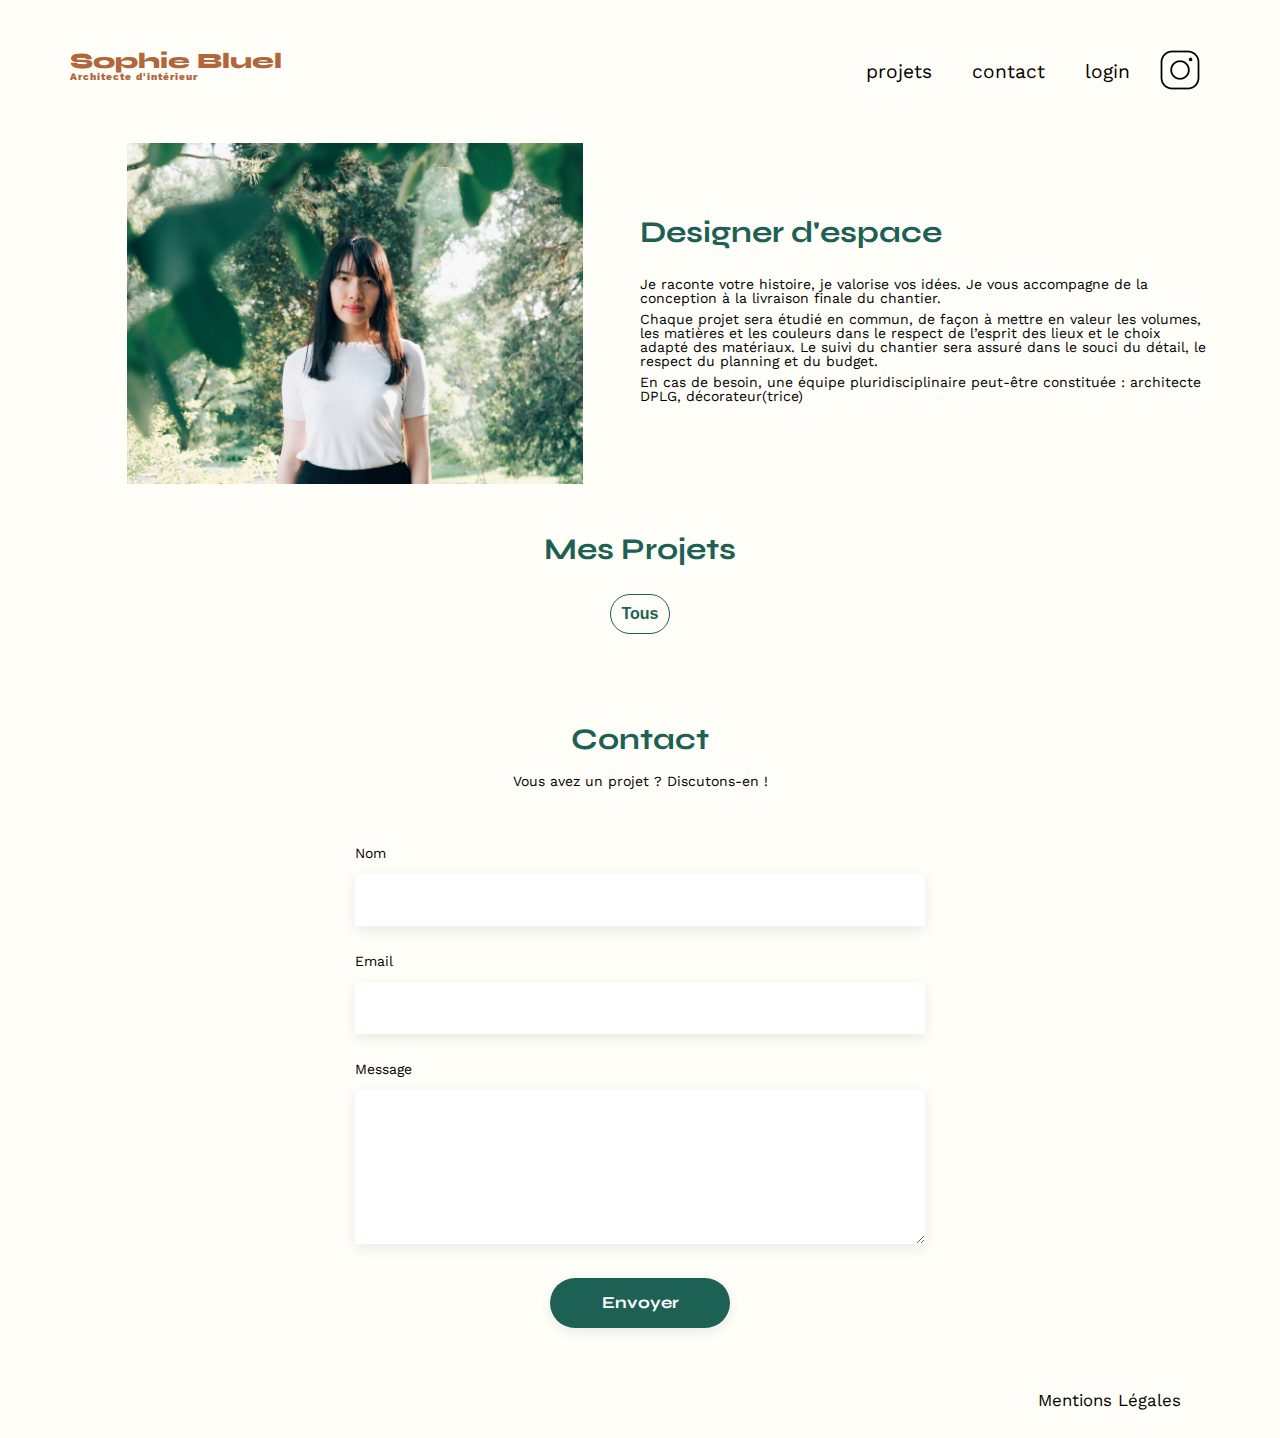
<file: FrontEnd/index.html>
<!DOCTYPE html>
<html lang="fr">
  <head>
    <meta charset="UTF-8" />
    <title>Sophie Bluel - Architecte d'intérieur</title>
    <meta name="viewport" content="width=device-width, initial-scale=1.0" />
    <link rel="preconnect" href="https://fonts.googleapis.com" />
    <link rel="preconnect" href="https://fonts.gstatic.com" crossorigin />
    <link
      href="https://fonts.googleapis.com/css2?family=Syne:wght@700;800&family=Work+Sans&display=swap"
      rel="stylesheet"
    />
    <meta name="description" content="" />
    <link rel="stylesheet" href="./assets/style.css" />
    <link
      rel="stylesheet"
      href="https://cdnjs.cloudflare.com/ajax/libs/font-awesome/6.2.1/css/all.min.css"
      integrity="sha512-MV7K8+y+gLIBoVD59lQIYicR65iaqukzvf/nwasF0nqhPay5w/9lJmVM2hMDcnK1OnMGCdVK+iQrJ7lzPJQd1w=="
      crossorigin="anonymous"
      referrerpolicy="no-referrer"
    />
  </head>
  <body>
    <header>
      <h1>Sophie Bluel <span>Architecte d'intérieur</span></h1>
      <nav>
        <ul>
          <li><a href="#portfolio">projets</a></li>
          <li><a href="#contact">contact</a></li>
          <li id="login-nav-btn">
            <a href="#">login</a>
          </li>
          <li id="logout-nav-btn"><a href="">logout</a></li>
          <li><img src="./assets/icons/instagram.png" alt="Instagram" /></li>
        </ul>
      </nav>
    </header>
    <main>
      <section id="introduction">
        <figure>
          <img src="./assets/images/sophie-bluel.png" alt="" />
        </figure>
        <article>
          <h2>Designer d'espace</h2>
          <p>
            Je raconte votre histoire, je valorise vos idées. Je vous accompagne
            de la conception à la livraison finale du chantier.
          </p>
          <p>
            Chaque projet sera étudié en commun, de façon à mettre en valeur les
            volumes, les matières et les couleurs dans le respect de l’esprit
            des lieux et le choix adapté des matériaux. Le suivi du chantier
            sera assuré dans le souci du détail, le respect du planning et du
            budget.
          </p>
          <p>
            En cas de besoin, une équipe pluridisciplinaire peut-être constituée
            : architecte DPLG, décorateur(trice)
          </p>
        </article>
      </section>
      <!-- Works -->
      <section id="portfolio">
        <div id="work-title-and-edit-btn">
          <h2>Mes Projets</h2>
          <div id="editWorks"></div>
        </div>
        <div id="filters"></div>
        <div id="gallery"></div>
      </section>
      <!-- Modal -->
      <section id="modal">
        <div class="first-modal modal-content">
          <span class="close">&times;</span>
          <div class="display-margin">
            <h2>Galerie photo</h2>
            <div id="modal-works"></div>
            <hr />
            <button id="add-photo-btn">Ajouter une photo</button>
          </div>
        </div>
        <!-- second modal -->
        <div class="add-work-modal modal-content">
          <i class="fa-solid fa-arrow-left back-arrow"></i>
          <span class="close">&times;</span>
          <div class="display-margin">
            <h2>Ajout photo</h2>
            <form id="work-form" method="post">
              <div class="photo-upload">
                <label for="file-input" class="file-input">
                  <i class="fa-regular fa-image"></i>
                  <div class="upload-button">+ Ajouter photo</div>
                  <div class="file-info">jpg, png : 4mo max</div>
                </label>
                <input
                  id="file-input"
                  type="file"
                  accept=".jpg, .jpeg, .png"
                  hidden
                />
              </div>
              <label for="title">Titre</label>
              <input type="text" name="title" id="title" />
              <label for="category-select">Catégorie</label>
              <select name="category" id="category-select"></select>
              <hr />
              <input type="submit" value="Valider" />
            </form>
          </div>
        </div>
      </section>

      <section id="contact">
        <h2>Contact</h2>
        <p>Vous avez un projet ? Discutons-en !</p>
        <form action="#" method="post">
          <label for="name">Nom</label>
          <input type="text" name="name" id="name" />
          <label for="email">Email</label>
          <input type="email" name="email" id="email" />
          <label for="message">Message</label>
          <textarea name="message" id="message" cols="30" rows="10"></textarea>
          <input type="submit" value="Envoyer" />
        </form>
      </section>
    </main>

    <footer>
      <nav>
        <ul>
          <li>Mentions Légales</li>
        </ul>
      </nav>
    </footer>
    <script type="module" src="script.js"></script>
  </body>
</html>
</file>
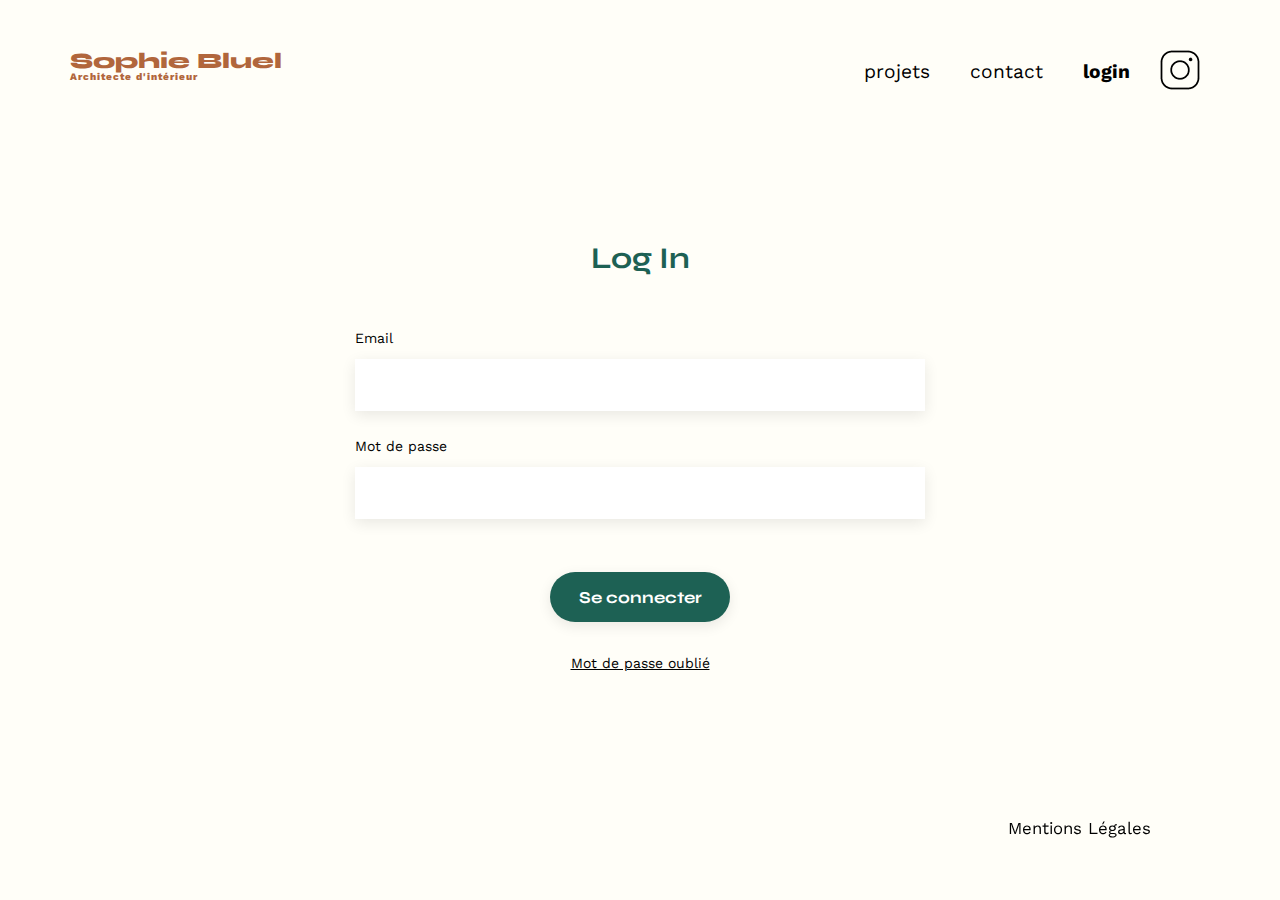
<file: FrontEnd/login.html>
<!DOCTYPE html>
<html lang="fr">
  <head>
    <meta charset="UTF-8" />
    <title>Sophie Bluel - Architecte d'intérieur</title>
    <meta name="viewport" content="width=device-width, initial-scale=1.0" />
    <link rel="preconnect" href="https://fonts.googleapis.com" />
    <link rel="preconnect" href="https://fonts.gstatic.com" crossorigin />
    <link
      href="https://fonts.googleapis.com/css2?family=Syne:wght@700;800&family=Work+Sans&display=swap"
      rel="stylesheet"
    />
    <meta name="description" content="" />
    <link rel="stylesheet" href="./assets/style.css" />
    <link rel="stylesheet" href="./assets/login.css" />
  </head>
  <body>
    <header>
      <h1>Sophie Bluel <span>Architecte d'intérieur</span></h1>
      <nav>
        <ul>
          <li><a href="index.html#portfolio">projets</a></li>
          <li><a href="index.html#contact">contact</a></li>
          <li class="login-nav-btn">
            <a href="http://127.0.0.1:5500/login.html">login</a>
          </li>
          <li><img src="./assets/icons/instagram.png" alt="Instagram" /></li>
        </ul>
      </nav>
    </header>
    <main>
      <section id="login-form">
        <h2 class="">Log In</h2>
        <form action="#" method="post">
          <label for="email">Email</label>
          <input type="email" name="email" id="email" />
          <label for="password">Mot de passe</label>
          <input type="password" name="password" id="password" />
          <div id="error-message"></div>
          <input type="submit" value="Se connecter" />
        </form>
        <p id="forgot-password">Mot de passe oublié</p>
      </section>
    </main>

    <footer>
      <nav>
        <ul>
          <li>Mentions Légales</li>
        </ul>
      </nav>
    </footer>
  </body>
</html>
<script type="module" src="login.js"></script>
</file>
<file: FrontEnd/assets/login.css>
nav {
    margin-bottom: 100px;
}

.login-nav-btn {
    font-weight: bold;
}

#forgot-password {
    text-decoration: underline;
}

#login-form {
	width: 50%;
	margin: auto;
}

#login-form > * {
	text-align: center;
}

#login-form h2{
	margin-bottom: 20px;
}

#login-form form {
	text-align: left;
	margin-top:30px;
	display: flex;
	flex-direction: column;
}

#login-form input {
	height: 50px;
	font-size: 1.2em;
	border: none;
	box-shadow: 0px 4px 14px rgba(0, 0, 0, 0.09);
}

#login-form label {
	margin: 2em 0 1em 0;
}

#error-message {
    margin-top: 20px;
    color: red;
}

#login-form input[type="submit"] {
    cursor: pointer;
}

footer {
    position: fixed;
    bottom: 0;
    left: 50%;
    transform: translateX(-50%);
    width: 100%;
    max-width: 1440px;
    height: 100px;
}
</file>
<file: FrontEnd/assets/style.css>
/* http://meyerweb.com/eric/tools/css/reset/
   v2.0 | 20110126
   License: none (public domain)
*/

html, body, div, span, applet, object, iframe,
h1, h2, h3, h4, h5, h6, p, blockquote, pre,
a, abbr, acronym, address, big, cite, code,
del, dfn, em, img, ins, kbd, q, s, samp,
small, strike, strong, sub, sup, tt, var,
b, u, i, center,
dl, dt, dd, ol, ul, li,
fieldset, form, label, legend,
table, caption, tbody, tfoot, thead, tr, th, td,
article, aside, canvas, details, embed,
figure, figcaption, footer, header, hgroup,
menu, nav, output, ruby, section, summary,
time, mark, audio, video {
	margin: 0;
	padding: 0;
	border: 0;
	font-size: 100%;
	font: inherit;
	vertical-align: baseline;
}
/* HTML5 display-role reset for older browsers */
article, aside, details, figcaption, figure,
footer, header, hgroup, menu, nav, section {
	display: block;
}
body {
	line-height: 1;
	background-color: #FFFEF8;
}
ol, ul {
	list-style: none;
}
blockquote, q {
	quotes: none;
}
blockquote:before, blockquote:after,
q:before, q:after {
	content: '';
	content: none;
}
table {
	border-collapse: collapse;
	border-spacing: 0;
}

/** end reset css**/
body {
	max-width: 1140px;
	margin:auto;
	font-family: 'Work Sans' ;
	font-size: 14px;
}

header {
	display: flex;
	justify-content: space-between;
	margin: 50px 0
}

section {
	margin: 50px 0
}

h1{
	display: flex;
	flex-direction: column;
	font-family: 'Syne';
	font-size: 22px;
	font-weight: 800;
	color: #B1663C
}

h1 > span {
	font-family: 'Work Sans';
	font-size:10px;
	letter-spacing: 0.1em;
}

h2{
	font-family: 'Syne';
	font-weight: 700;
	font-size: 30px;
	color: #1D6154
}

/***************** Edition Banner *****************/

#edition-banner {
	display: flex;
	justify-content: center;
	color: white;
	background-color: black;
	align-items: center;
	height: 50px;
	position: absolute;
    top: 0;
    left: 0;
    width: 100vw;
}

/***************** Nav *****************/

nav ul {
	display: flex;
	align-items: center;
	list-style-type: none;
}

nav li {
	padding: 0 10px;
	font-size: 1.2em;
}

nav li a {
	padding: 0 10px;
	font-size: 1.2rem;
    text-decoration: none;
    color: black;
}

.hide-nav-btn {
    display: none;
}

li a:hover {
	color: #B1663C;
}

/***************** Introduction *****************/

#introduction {
	display: flex;
	align-items: center;
}

#introduction figure {
	flex: 1
}

#introduction img {
	display: block;
	margin: auto;
	width: 80%;
}

#introduction article {
	flex: 1
}
#introduction h2 {
	margin-bottom: 1em;
}

#introduction p {
	margin-bottom: 0.5em;
}

/***************** Works *****************/

#portfolio h2 {
	text-align: center;
	margin-bottom: 1em;
}

#work-title-and-edit-btn {
   display: flex;
   justify-content: center;
}

#editWorks {
    position: absolute;
    margin-left: 20rem;
    margin-top: 10px;
    cursor: pointer;
}

#editWorks i {
    margin-right: 5px;
}

/***************** Filters *****************/

#filters {
	display: flex;
	justify-content: center;
	gap: 10px;
	margin-bottom: 40px;
}

#filters button {
	color: #1D6154;
	background-color: #FFFEF8;
	border: solid 1px #1D6154;
	border-radius: 60px;
	font-size: 16px;
	font-weight: 700;
	padding: 10px;
	cursor: pointer;
}

#filters button:focus {
	background-color: #1D6154;
	color: white;
}

/***************** Gallery *****************/

#gallery {
	width: 100%;
	display: grid;
	grid-template-columns: 1fr 1fr 1fr;
	grid-column-gap: 20px;
	grid-row-gap: 20px;
}

#gallery figure {
    display: flex;
	flex-direction: column;
    justify-content: center;
	gap: 5px;
    width: 100%;
    height: 500px;
}

#gallery img {
    width: 100%;
    height: 100%;
    object-fit: cover;
}

/***************** Contact *****************/

#contact {
	width: 50%;
	margin: auto;
}

#contact > * {
	text-align: center;
}

#contact h2{
	margin-bottom: 20px;
}

form {
	margin-top:30px;
	display: flex;
	flex-direction: column;
}

input, select {
	height: 50px;
	font-size: 1.2em;
	border: none;
	box-shadow: 0px 4px 14px rgba(0, 0, 0, 0.09);

}

label {
    text-align: left;
	margin: 2em 0 1em 0;
}

textarea {
	border: none;
	box-shadow: 0px 4px 14px rgba(0, 0, 0, 0.09);
}

input[type="submit"]{
	font-family: 'Syne';
	font-weight: 700;
	color: white;
	background-color: #1D6154;
	margin : 2em auto ;
	width: 180px;
	text-align: center;
	border-radius: 60px ;
	cursor: pointer;
}

/***************** Modal *****************/
#modal {
    display: none; 
    position: fixed; 
    z-index: 1; 
    left: 0;
    top: 0;
    width: 100%;
    height: 100%;
    overflow: auto; 
    background-color: rgb(0,0,0); 
    background-color: rgba(0,0,0,0.4); 
    margin: 0;
}

.modal-content {
    background-color: #fefefe;
    margin: 8% auto; 
    padding: 30px 70px;
    border-radius: 10px;
    width: 30%;
}

.modal-content h2 {
    color: black;
    margin-bottom: 50px;
}

#modal-works {
    display: flex;
    flex-wrap: wrap;
    justify-content: start;
    gap: 10px;
}

#modal-works figure {
    width: calc(20% - 8px);
	height: 130px;
}


#modal-works figure img {
    width: 100%;
	height: 100%;
    margin-bottom: 20px;
	object-fit: cover;
}

.display-margin {
    margin: 30px 50px 0px 50px;
    text-align: center;
}

.display-margin button {
        font-family: 'Syne';
        font-size: 16px;
        color: white;
        background-color: #1D6154;
        border-radius: 60px ;
        border: none;
        padding: 0px 40px;
        cursor: pointer;
        height: 50px;
        margin: 15px auto;
}

#modal-works i {
    position: absolute;
    background-color: black;
    color: white;
    padding: 5px;
    border-radius: 15%;
    margin-left: -30px;
    margin-top: 10px;
    cursor: pointer;
}

.close {
    color: black;
    float: right;
    font-size: 28px;
    font-weight: bold;
}

.close:hover{
    cursor: pointer;
}

#work-form .disabled {
	background-color: #A7A7A7;
	cursor: not-allowed;
}

/***************** Edit Modal *****************/

.add-work-modal {
    display: none;
}

.back-arrow {
    float: left;
    font-size: 28px;
}

.back-arrow {
    cursor: pointer;
}

.display-margin hr {
    margin: 20px 0 25px 0;
    border-color: rgb(255, 255, 255);
}

.photo-upload {
    display: flex;
    flex-direction: column;
    align-items: center;
    background-color: #E8F1F6;
    border-radius: 3px;
}

.photo-upload i {
    font-size: 80px;
    color: #CBD6DC;
    margin-top: 30px;
}

.photo-upload .file-info {
    margin-bottom: 30px;
}

.photo-upload label {
    margin: 0;
    text-align: center;
    display: flex;
    flex-direction: column;
    align-items: center;
    height: 100%;
    width: 100%;
    cursor: pointer;
}

.photo-upload label img {
    max-width: 50%;
}

.photo-upload .upload-button {
    margin: 10px 0;
    background-color: #CBD6DC;
    color: #306685;
    padding: 15px 0;
    font-weight: bold;
    border-radius: 50px;
    width: 60%;
}

#category-select {
    margin-bottom: 20px;
}

.display-margin input[type="submit"] {
    margin: 15px auto;
}

/***************** Footer *****************/

footer {
	margin-bottom: -50px;
	margin-left: -69px;
	padding: 30px;
	width: 100vw;
	position: relative;
	left: calc(-50vw + 50%);
}

footer nav ul {
	display: flex;
	justify-content: flex-end;
	margin-right: 50px;
}
</file>
